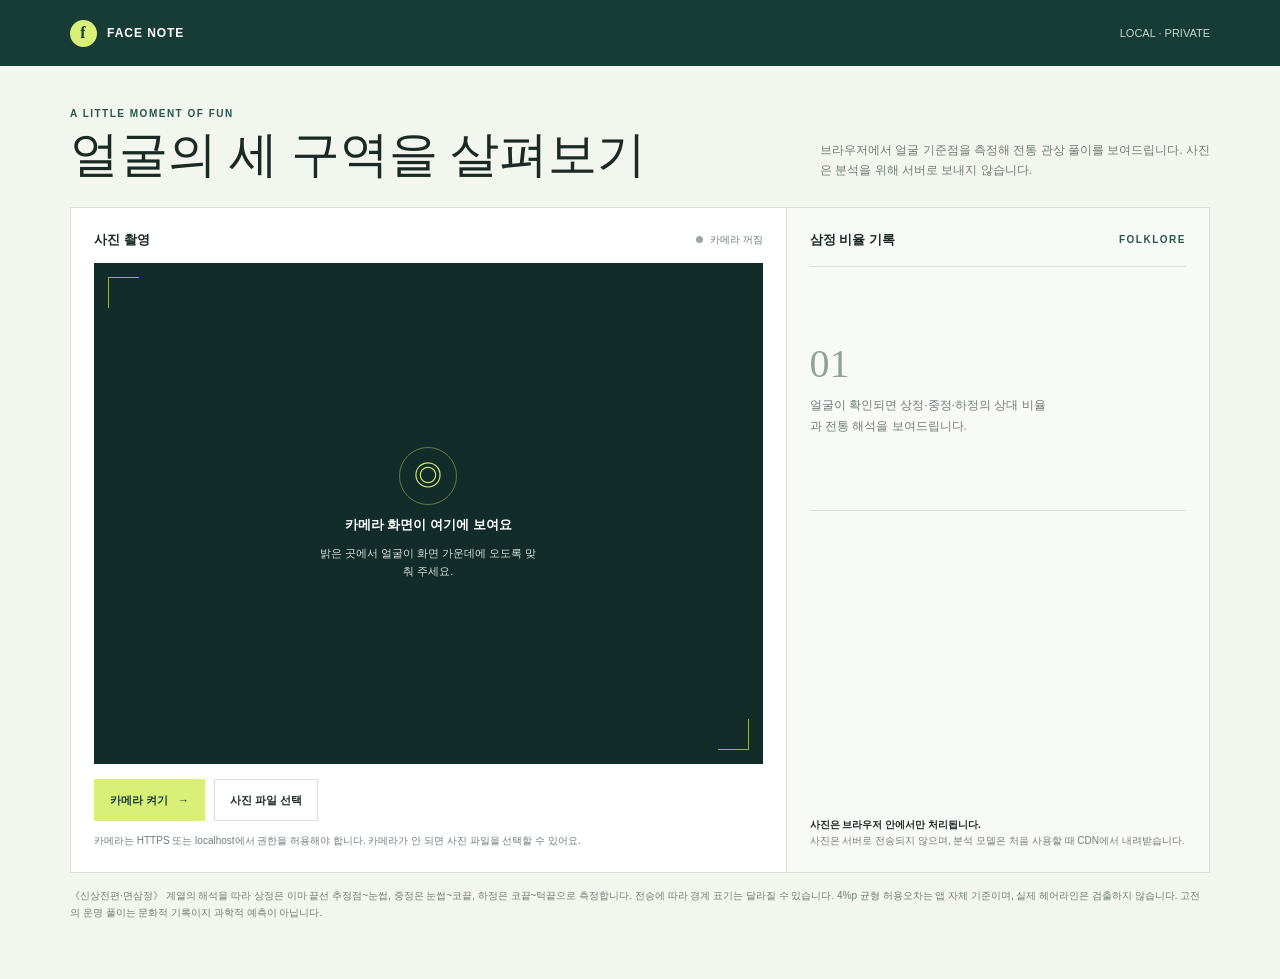
<file: face/index.html>
<!doctype html>
<html lang="ko">
<head>
	<meta charset="utf-8">
	<meta name="viewport" content="width=device-width, initial-scale=1">
	<meta name="theme-color" content="#173b35">
	<title>FACE NOTE | 오늘의 인상</title>
	<style>
		:root {
			color-scheme: light;
			--pine: #173b35;
			--pine-soft: #28564d;
			--paper: #f3f5ef;
			--white: #fff;
			--ink: #1b2925;
			--muted: #6f7d76;
			--line: #d8e0d8;
			--lime: #d9ef75;
			--coral: #e77d66;
			--serif: Georgia, "Times New Roman", serif;
			--sans: "Aptos", "Malgun Gothic", "맑은 고딕", sans-serif;
		}

		* { box-sizing: border-box; }

		body {
			min-width: 320px;
			margin: 0;
			color: var(--ink);
			background: var(--paper);
			font-family: var(--sans);
		}

		button { font: inherit; }

		.site-header {
			display: flex;
			min-height: 66px;
			align-items: center;
			justify-content: space-between;
			padding: 0 max(28px, calc((100vw - 1140px) / 2));
			color: #fff;
			background: var(--pine);
		}

		.wordmark { display: flex; align-items: center; gap: 10px; font-size: 12px; font-weight: 750; letter-spacing: .08em; }
		.wordmark-mark { display: grid; width: 27px; aspect-ratio: 1; place-items: center; border-radius: 50%; color: var(--pine); background: var(--lime); font-family: var(--serif); font-size: 16px; }
		.local-label { color: #c6d4cb; font-size: 11px; }

		main { width: min(1140px, calc(100% - 48px)); margin: 0 auto; padding: 42px 0 58px; }
		.intro { display: flex; align-items: end; justify-content: space-between; gap: 24px; margin-bottom: 24px; }
		.eyebrow { margin: 0 0 9px; color: var(--pine-soft); font-size: 10px; font-weight: 750; letter-spacing: .15em; }
		h1 { margin: 0; font-family: var(--serif); font-size: clamp(32px, 4.5vw, 49px); font-weight: 400; line-height: 1.12; letter-spacing: 0; }
		.intro-note { max-width: 390px; margin: 0 0 2px; color: var(--muted); font-size: 12px; line-height: 1.7; }

		.workspace { display: grid; grid-template-columns: minmax(0, 1.35fr) minmax(300px, .8fr); border: 1px solid var(--line); background: var(--white); }
		.camera-column { min-width: 0; padding: 23px; }
		.section-head { display: flex; align-items: center; justify-content: space-between; gap: 14px; margin-bottom: 14px; }
		.section-title { margin: 0; font-size: 13px; font-weight: 750; }
		.status { display: inline-flex; align-items: center; gap: 7px; color: var(--muted); font-size: 10px; }
		.status-dot { width: 7px; aspect-ratio: 1; border-radius: 50%; background: #9aa8a0; }
		.status[data-state="live"] .status-dot { background: #51a47d; box-shadow: 0 0 0 3px #51a47d24; }
		.status[data-state="ready"] .status-dot { background: var(--coral); }

		.camera-stage {
			position: relative;
			display: grid;
			min-height: 280px;
			aspect-ratio: 4 / 3;
			overflow: hidden;
			place-items: center;
			background: #122c29;
			color: #fff;
		}

		.camera-stage::before, .camera-stage::after { position: absolute; z-index: 2; width: 30px; height: 30px; border-color: #d9ef75a8; border-style: solid; content: ""; pointer-events: none; }
		.camera-stage::before { top: 14px; left: 14px; border-width: 1px 0 0 1px; }
		.camera-stage::after { right: 14px; bottom: 14px; border-width: 0 1px 1px 0; }
		.stage-placeholder { display: grid; max-width: 270px; justify-items: center; gap: 11px; padding: 24px; color: #d6e0d8; text-align: center; }
		.face-mark { display: grid; width: 58px; aspect-ratio: 1; place-items: center; border: 1px solid #d9ef7566; border-radius: 50%; color: var(--lime); font-family: var(--serif); font-size: 28px; }
		.placeholder-title { margin: 0; color: #fff; font-size: 13px; font-weight: 700; }
		.placeholder-copy { margin: 0; font-size: 11px; line-height: 1.6; }
		#camera-video, #photo-preview { display: none; width: 100%; height: 100%; max-height: 530px; object-fit: contain; }
		.camera-stage.is-live #camera-video, .camera-stage.has-photo #photo-preview { display: block; }
		.camera-stage.is-live .stage-placeholder, .camera-stage.has-photo .stage-placeholder { display: none; }
		#camera-video { transform: scaleX(-1); }

		.camera-controls { display: flex; flex-wrap: wrap; align-items: center; gap: 9px; padding-top: 15px; }
		.button { display: inline-flex; min-height: 42px; align-items: center; justify-content: center; gap: 10px; padding: 0 15px; border: 1px solid transparent; cursor: pointer; font-size: 11px; font-weight: 700; transition: background-color 150ms ease, border-color 150ms ease, transform 150ms ease; }
		.button:hover:not(:disabled) { transform: translateY(-1px); }
		.button:disabled { cursor: not-allowed; opacity: .45; }
		.button-primary { color: var(--pine); background: var(--lime); }
		.button-primary:hover:not(:disabled) { background: #cbe45f; }
		.button-dark { color: #fff; background: var(--pine); }
		.button-dark:hover:not(:disabled) { background: var(--pine-soft); }
		.button-light { border-color: var(--line); color: var(--ink); background: #fff; }
		.button-light:hover:not(:disabled) { border-color: var(--pine); }
		.button[hidden] { display: none; }
		.file-picker { position: relative; overflow: hidden; }
		.file-picker input { position: absolute; inset: 0; width: 100%; height: 100%; cursor: pointer; opacity: 0; }
		.camera-help { margin: 12px 0 0; color: var(--muted); font-size: 10px; line-height: 1.6; }

		.result-column { display: flex; min-width: 0; flex-direction: column; padding: 23px; border-left: 1px solid var(--line); background: #f8faf6; }
		.result-column .section-head { margin-bottom: 17px; }
		.result-content { display: grid; flex: 1; align-content: start; gap: 13px; }
		.empty-state { display: grid; min-height: 245px; align-content: center; justify-items: start; border-top: 1px solid var(--line); border-bottom: 1px solid var(--line); }
		.empty-index { color: #90a198; font-family: var(--serif); font-size: 40px; }
		.empty-copy { max-width: 245px; margin: 8px 0 0; color: var(--muted); font-size: 12px; line-height: 1.7; }
		.result-card { display: none; gap: 13px; padding: 19px; background: #fff; border: 1px solid var(--line); }
		.result-card.visible { display: grid; animation: appear 280ms ease both; }
		.result-tag { margin: 0; color: var(--pine-soft); font-size: 10px; font-weight: 750; letter-spacing: .1em; }
		.face-shape { margin: 0; color: var(--pine); font-family: var(--serif); font-size: 20px; font-weight: 400; line-height: 1.45; }
		.traditional-note { margin: 0; padding: 13px 14px; border-left: 3px solid var(--lime); color: var(--ink); background: #f5f7ef; font-size: 13px; line-height: 1.8; }
		.measurement-details { border-top: 1px solid var(--line); border-bottom: 1px solid var(--line); }
		.measurement-details summary { padding: 11px 0; color: var(--pine-soft); cursor: pointer; font-size: 11px; font-weight: 700; }
		.measurements { display: grid; gap: 13px; padding: 2px 0 13px; }
		.measurement { display: grid; gap: 6px; }
		.measurement-topline { display: flex; justify-content: space-between; gap: 10px; font-size: 11px; }
		.measurement-name { font-weight: 750; }
		.measurement-ratio { color: var(--pine-soft); font-variant-numeric: tabular-nums; }
		.measurement-track { height: 5px; overflow: hidden; background: #e8eee7; }
		.measurement-fill { height: 100%; background: var(--pine-soft); transition: width 220ms ease; }
		.measurement-note { margin: 0; color: var(--muted); font-size: 10px; line-height: 1.5; }
		.result-disclaimer { margin: 0; padding-top: 11px; border-top: 1px solid var(--line); color: var(--muted); font-size: 10px; line-height: 1.65; }
		.error-message { display: none; margin: 0; padding: 11px 12px; border-left: 2px solid var(--coral); color: #8b4538; background: #fff2ed; font-size: 11px; line-height: 1.6; }
		.error-message.visible { display: block; }
		.privacy-note { margin: auto 0 0; padding-top: 20px; color: var(--muted); font-size: 10px; line-height: 1.6; }
		.privacy-note strong { color: var(--ink); }
		.disclaimer { margin: 15px 0 0; color: var(--muted); font-size: 10px; line-height: 1.65; }
		.visually-hidden { position: absolute; width: 1px; height: 1px; padding: 0; margin: -1px; overflow: hidden; clip: rect(0, 0, 0, 0); white-space: nowrap; border: 0; }

		@keyframes appear { from { opacity: 0; transform: translateY(5px); } to { opacity: 1; transform: translateY(0); } }

		@media (max-width: 760px) {
			.site-header { min-height: 58px; padding: 0 16px; }
			main { width: min(100% - 28px, 560px); padding: 28px 0 40px; }
			.intro { align-items: flex-start; flex-direction: column; gap: 11px; margin-bottom: 18px; }
			.intro-note { max-width: 480px; }
			.workspace { grid-template-columns: 1fr; }
			.camera-column, .result-column { padding: 17px; }
			.camera-stage { min-height: 230px; }
			.result-column { border-top: 1px solid var(--line); border-left: 0; }
			.empty-state { min-height: 160px; }
			.privacy-note { margin-top: 20px; }
		}

		@media (max-width: 420px) {
			.camera-controls { display: grid; grid-template-columns: 1fr 1fr; }
			.camera-controls .button { padding: 0 10px; }
			.file-picker { grid-column: 1 / -1; }
		}

		@media (prefers-reduced-motion: reduce) {
			*, *::before, *::after { scroll-behavior: auto !important; animation-duration: .01ms !important; transition-duration: .01ms !important; }
		}
	</style>
</head>
<body>
	<header class="site-header">
		<div class="wordmark"><span class="wordmark-mark" aria-hidden="true">f</span><span>FACE NOTE</span></div>
		<span class="local-label">LOCAL · PRIVATE</span>
	</header>

	<main>
		<section class="intro" aria-labelledby="page-title">
			<div>
				<p class="eyebrow">A LITTLE MOMENT OF FUN</p>
				<h1 id="page-title">얼굴의 세 구역을 살펴보기</h1>
			</div>
			<p class="intro-note">브라우저에서 얼굴 기준점을 측정해 전통 관상 풀이를 보여드립니다. 사진은 분석을 위해 서버로 보내지 않습니다.</p>
		</section>

		<section class="workspace" aria-label="얼굴 비율 분석">
			<div class="camera-column">
				<div class="section-head">
					<h2 class="section-title">사진 촬영</h2>
					<span class="status" id="camera-status" data-state="off"><span class="status-dot" aria-hidden="true"></span><span id="status-text">카메라 꺼짐</span></span>
				</div>
				<div class="camera-stage" id="camera-stage">
					<div class="stage-placeholder">
						<span class="face-mark" aria-hidden="true">◎</span>
						<p class="placeholder-title">카메라 화면이 여기에 보여요</p>
						<p class="placeholder-copy">밝은 곳에서 얼굴이 화면 가운데에 오도록 맞춰 주세요.</p>
					</div>
					<video id="camera-video" autoplay muted playsinline></video>
					<img id="photo-preview" alt="촬영한 사진 미리보기">
					<canvas id="photo-canvas" class="visually-hidden"></canvas>
				</div>
				<div class="camera-controls">
					<button class="button button-primary" id="start-camera" type="button">카메라 켜기 <span aria-hidden="true">→</span></button>
					<button class="button button-primary" id="capture-photo" type="button" hidden>사진 찍기 <span aria-hidden="true">◎</span></button>
					<button class="button button-dark" id="analyze-photo" type="button" hidden>관상 카드 보기 <span aria-hidden="true">↗</span></button>
					<button class="button button-light" id="retake-photo" type="button" hidden>다시 촬영</button>
					<label class="button button-light file-picker" id="file-picker">사진 파일 선택<input id="photo-file" type="file" accept="image/jpeg,image/png,image/webp" aria-label="사진 파일 선택"></label>
				</div>
				<p class="camera-help">카메라는 HTTPS 또는 localhost에서 권한을 허용해야 합니다. 카메라가 안 되면 사진 파일을 선택할 수 있어요.</p>
			</div>

			<aside class="result-column" aria-labelledby="result-heading">
				<div class="section-head">
					<h2 class="section-title" id="result-heading">삼정 비율 기록</h2>
					<span class="eyebrow" style="margin:0">FOLKLORE</span>
				</div>
				<div class="result-content">
					<div class="empty-state" id="empty-state">
						<span class="empty-index" aria-hidden="true">01</span>
						<p class="empty-copy">얼굴이 확인되면 상정·중정·하정의 상대 비율과 전통 해석을 보여드립니다.</p>
					</div>
					<article class="result-card" id="result-card" aria-live="polite">
						<p class="result-tag" id="analysis-method"></p>
						<h3 class="face-shape" id="result-summary"></h3>
						<p class="traditional-note" id="traditional-note"></p>
						<details class="measurement-details">
							<summary>사진에서 측정한 삼정 비율 보기</summary>
							<div class="measurements" id="measurements"></div>
						</details>
						<p class="result-disclaimer" id="result-disclaimer"></p>
					</article>
					<p class="error-message" id="error-message" role="alert"></p>
				</div>
				<p class="privacy-note"><strong>사진은 브라우저 안에서만 처리됩니다.</strong><br>사진은 서버로 전송되지 않으며, 분석 모델은 처음 사용할 때 CDN에서 내려받습니다.</p>
			</aside>
		</section>

		<p class="disclaimer">《신상전편·면삼정》 계열의 해석을 따라 상정은 이마 끝선 추정점~눈썹, 중정은 눈썹~코끝, 하정은 코끝~턱끝으로 측정합니다. 전승에 따라 경계 표기는 달라질 수 있습니다. 4%p 균형 허용오차는 앱 자체 기준이며, 실제 헤어라인은 검출하지 않습니다. 고전의 운명 풀이는 문화적 기록이지 과학적 예측이 아닙니다.</p>
		<p class="visually-hidden" id="announcer" aria-live="polite"></p>
	</main>

	<script type="module" src="./app.js"></script>
</body>
</html>
</file>
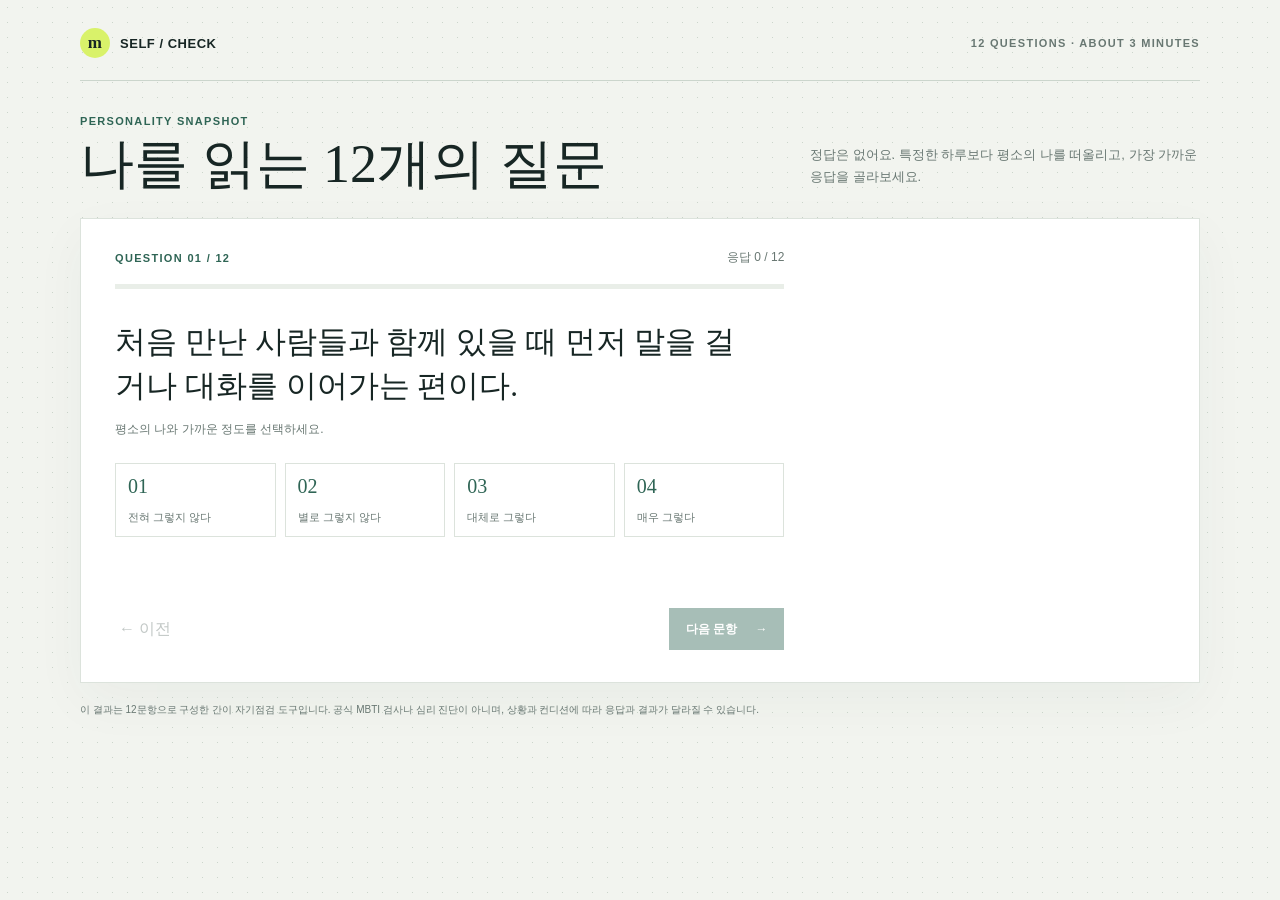
<file: mbti/mbti_dashboard.html>
<!doctype html>
<html lang="ko">
<head>
  <meta charset="utf-8">
  <meta name="viewport" content="width=device-width, initial-scale=1">
  <meta name="theme-color" content="#f2f4ef">
  <title>MBTI 성향 체크 | 12문항</title>
  <style>
    :root {
      color-scheme: light;
      --paper: #f2f4ef;
      --surface: #ffffff;
      --ink: #172624;
      --muted: #687772;
      --line: #dce3dc;
      --green: #2f6555;
      --lime: #d9f26a;
      --coral: #e77560;
      --soft-green: #e8f0e9;
      --serif: Georgia, "Times New Roman", serif;
      --sans: "Aptos", "Malgun Gothic", "맑은 고딕", sans-serif;
    }

    * { box-sizing: border-box; }

    body {
      min-width: 320px;
      margin: 0;
      color: var(--ink);
      background-color: var(--paper);
      background-image: radial-gradient(#cbd5cb 0.65px, transparent 0.65px);
      background-size: 15px 15px;
      font-family: var(--sans);
    }

    button { font: inherit; }

    .shell {
      width: min(1120px, calc(100% - 48px));
      margin: 0 auto;
      padding: 28px 0 56px;
    }

    .topbar {
      display: flex;
      align-items: center;
      justify-content: space-between;
      padding-bottom: 22px;
      border-bottom: 1px solid #cbd5cc;
    }

    .brand {
      display: flex;
      align-items: center;
      gap: 10px;
      font-size: 13px;
      font-weight: 750;
      letter-spacing: .04em;
    }

    .brand-mark {
      display: grid;
      width: 30px;
      aspect-ratio: 1;
      place-items: center;
      border-radius: 50%;
      color: var(--ink);
      background: var(--lime);
      font-family: var(--serif);
      font-size: 17px;
    }

    .top-note, .eyebrow, .axis-label, .question-count {
      font-size: 11px;
      font-weight: 750;
      letter-spacing: .12em;
      text-transform: uppercase;
    }

    .top-note { color: var(--muted); }

    .intro {
      display: flex;
      align-items: end;
      justify-content: space-between;
      gap: 24px;
      padding: 34px 0 27px;
    }

    .eyebrow { margin: 0 0 10px; color: var(--green); }

    h1 {
      margin: 0;
      font-family: var(--serif);
      font-size: clamp(34px, 5vw, 54px);
      font-weight: 400;
      line-height: 1;
      letter-spacing: 0;
    }

    .intro-copy {
      max-width: 390px;
      margin: 0 0 2px;
      color: var(--muted);
      font-size: 13px;
      line-height: 1.75;
    }

    .dashboard {
      display: grid;
      grid-template-columns: minmax(0, 1.55fr) minmax(280px, .8fr);
      border: 1px solid var(--line);
      background: var(--surface);
      box-shadow: 0 18px 50px #28463a0b;
    }

    .test-panel { min-width: 0; padding: 30px 34px 32px; }

    .panel-head {
      display: flex;
      align-items: center;
      justify-content: space-between;
      gap: 16px;
      margin-bottom: 18px;
    }

    .question-count { margin: 0; color: var(--green); }

    .progress-text { color: var(--muted); font-size: 12px; }

    .progress-track {
      height: 5px;
      overflow: hidden;
      background: #e9eee8;
    }

    .progress-fill {
      width: 0;
      height: 100%;
      background: var(--green);
      transition: width 240ms ease;
    }

    .question-area { min-height: 294px; padding-top: 31px; }

    .question-title {
      max-width: 650px;
      margin: 0 0 13px;
      font-family: var(--serif);
      font-size: clamp(23px, 3vw, 31px);
      font-weight: 400;
      line-height: 1.42;
      letter-spacing: 0;
    }

    .question-hint { margin: 0; color: var(--muted); font-size: 12px; }

    .choices {
      display: grid;
      grid-template-columns: repeat(4, minmax(0, 1fr));
      gap: 9px;
      margin-top: 25px;
    }

    .choice {
      position: relative;
      display: flex;
      min-height: 74px;
      flex-direction: column;
      align-items: flex-start;
      justify-content: space-between;
      padding: 11px 12px;
      border: 1px solid var(--line);
      color: var(--ink);
      background: #fff;
      cursor: pointer;
      text-align: left;
      transition: border-color 160ms ease, background-color 160ms ease, transform 160ms ease;
    }

    .choice:hover { transform: translateY(-2px); border-color: var(--green); }
    .choice[aria-pressed="true"] { border-color: var(--green); background: var(--soft-green); }
    .choice-number { color: var(--green); font-family: var(--serif); font-size: 20px; }
    .choice-label { color: var(--muted); font-size: 11px; line-height: 1.35; }

    .question-actions {
      display: flex;
      align-items: center;
      justify-content: space-between;
      gap: 12px;
      margin-top: 25px;
    }

    .text-button, .next-button, .restart-button {
      min-height: 42px;
      border: 0;
      cursor: pointer;
    }

    .text-button { padding: 0 4px; color: var(--muted); background: transparent; }
    .text-button:disabled { cursor: default; opacity: .4; }

    .next-button, .restart-button {
      display: inline-flex;
      align-items: center;
      justify-content: center;
      gap: 18px;
      padding: 0 17px;
      color: #fff;
      background: var(--green);
      font-size: 12px;
      font-weight: 700;
    }

    .next-button:disabled { cursor: not-allowed; opacity: .42; }
    .next-button:not(:disabled):hover, .restart-button:hover { background: #214d40; }

    .score-panel {
      display: none;
      padding: 30px 26px;
      border-left: 1px solid var(--line);
      background: #f8faf7;
    }

    .score-panel.visible { display: block; }

    .score-heading { margin: 0 0 5px; font-size: 14px; font-weight: 750; }
    .score-subtitle { margin: 0; color: var(--muted); font-size: 11px; }
    .axis-list { display: grid; gap: 24px; margin-top: 30px; }
    .axis-topline { display: flex; justify-content: space-between; gap: 12px; margin-bottom: 9px; }
    .axis-label { color: var(--muted); }
    .axis-score { color: var(--ink); font-size: 11px; font-variant-numeric: tabular-nums; }

    .axis-letters { display: flex; justify-content: space-between; margin-bottom: 7px; font-family: var(--serif); font-size: 17px; }
    .axis-track { display: grid; height: 5px; grid-template-columns: 1fr 1fr; gap: 3px; }
    .axis-half { position: relative; overflow: hidden; background: #e1e8e1; }
    .axis-half:last-child { transform: scaleX(-1); }
    .axis-fill { width: 0; height: 100%; background: var(--green); transition: width 220ms ease; }
    .axis-half:last-child .axis-fill { background: var(--coral); }

    .score-note {
      margin: 34px 0 0;
      padding: 12px 13px;
      border-left: 3px solid var(--lime);
      color: var(--muted);
      background: #eef2e8;
      font-size: 11px;
      line-height: 1.65;
    }

    .result-view { display: none; padding-top: 26px; }
    .result-view.visible { display: block; animation: reveal 300ms ease both; }
    .result-kicker { margin: 0 0 8px; color: var(--green); font-size: 11px; font-weight: 750; letter-spacing: .12em; }
    .result-type { margin: 0; color: var(--green); font-family: var(--serif); font-size: clamp(54px, 8vw, 82px); font-weight: 400; line-height: 1; }
    .result-summary { margin: 13px 0 24px; color: var(--muted); font-size: 13px; line-height: 1.7; }
    .result-axes { display: grid; gap: 11px; margin-bottom: 24px; }
    .result-axis { display: grid; grid-template-columns: 34px 1fr auto; align-items: center; gap: 11px; padding: 11px 12px; background: #f5f7f3; }
    .result-letter { color: var(--green); font-family: var(--serif); font-size: 22px; }
    .result-axis-name { font-size: 12px; font-weight: 700; }
    .result-axis-detail { color: var(--muted); font-size: 10px; }
    .result-explanations { display: grid; gap: 0; margin-top: 23px; border-top: 1px solid var(--line); }
    .explanation { padding: 13px 0; border-bottom: 1px solid var(--line); }
    .explanation p { margin: 0; font-size: 11px; line-height: 1.65; }
    .explanation .explanation-meta { margin-bottom: 4px; color: var(--green); font-size: 10px; font-weight: 700; }
    .result-actions { display: flex; justify-content: flex-end; margin-top: 20px; }
    .disclaimer { max-width: 790px; margin: 18px 0 0; color: var(--muted); font-size: 10px; line-height: 1.7; }
    .visually-hidden { position: absolute; width: 1px; height: 1px; padding: 0; margin: -1px; overflow: hidden; clip: rect(0, 0, 0, 0); white-space: nowrap; border: 0; }

    @keyframes reveal { from { opacity: 0; transform: translateY(6px); } to { opacity: 1; transform: translateY(0); } }

    @media (max-width: 760px) {
      .shell { width: min(100% - 28px, 560px); padding-top: 16px; }
      .intro { align-items: flex-start; flex-direction: column; gap: 13px; padding: 27px 0 21px; }
      .intro-copy { max-width: 500px; }
      .dashboard { grid-template-columns: 1fr; }
      .test-panel { padding: 24px 20px 23px; }
      .question-area { min-height: 0; padding-top: 25px; }
      .choices { grid-template-columns: repeat(2, minmax(0, 1fr)); gap: 8px; margin-top: 20px; }
      .choice { min-height: 66px; }
      .score-panel { padding: 22px 20px; border-top: 1px solid var(--line); border-left: 0; }
      .axis-list { grid-template-columns: repeat(2, minmax(0, 1fr)); gap: 20px 16px; margin-top: 22px; }
      .score-note { margin-top: 22px; }
    }

    @media (prefers-reduced-motion: reduce) {
      *, *::before, *::after { scroll-behavior: auto !important; animation-duration: .01ms !important; transition-duration: .01ms !important; }
    }
  </style>
</head>
<body>
  <main class="shell">
    <header class="topbar">
      <div class="brand"><span class="brand-mark" aria-hidden="true">m</span><span>SELF / CHECK</span></div>
      <span class="top-note">12 questions · about 3 minutes</span>
    </header>

    <section class="intro" aria-labelledby="page-title">
      <div>
        <p class="eyebrow">PERSONALITY SNAPSHOT</p>
        <h1 id="page-title">나를 읽는 12개의 질문</h1>
      </div>
      <p class="intro-copy">정답은 없어요. 특정한 하루보다 평소의 나를 떠올리고, 가장 가까운 응답을 골라보세요.</p>
    </section>

    <section class="dashboard" aria-label="간이 MBTI 성향 검사">
      <div class="test-panel">
        <div class="panel-head">
          <p class="question-count" id="question-count">QUESTION 01 / 12</p>
          <span class="progress-text" id="progress-text">응답 0 / 12</span>
        </div>
        <div class="progress-track" role="progressbar" aria-label="검사 진행률" aria-valuemin="0" aria-valuemax="12" aria-valuenow="0">
          <div class="progress-fill" id="progress-fill"></div>
        </div>

        <div id="question-view">
          <div class="question-area" aria-live="polite">
            <h2 class="question-title" id="question-title"></h2>
            <p class="question-hint">평소의 나와 가까운 정도를 선택하세요.</p>
            <div class="choices" id="choices" role="group" aria-label="응답 선택"></div>
          </div>
          <div class="question-actions">
            <button class="text-button" id="previous-button" type="button">← 이전</button>
            <button class="next-button" id="next-button" type="button" disabled><span>다음 문항</span><span aria-hidden="true">→</span></button>
          </div>
        </div>

        <section class="result-view" id="result-view" aria-live="polite" aria-labelledby="result-type">
          <p class="result-kicker">YOUR PERSONALITY SNAPSHOT</p>
          <h2 class="result-type" id="result-type"></h2>
          <p class="result-summary" id="result-summary"></p>
          <div class="result-axes" id="result-axes"></div>
          <p class="eyebrow">QUESTION NOTES</p>
          <div class="result-explanations" id="result-explanations"></div>
          <div class="result-actions"><button class="restart-button" id="restart-button" type="button">다시 검사하기 <span aria-hidden="true">↻</span></button></div>
        </section>
      </div>

      <aside class="score-panel" aria-labelledby="score-heading">
        <h2 class="score-heading" id="score-heading">성향 밸런스</h2>
        <p class="score-subtitle">답변에 따라 축별 점수가 쌓입니다.</p>
        <div class="axis-list" id="axis-list"></div>
        <p class="score-note">각 축은 3개 문항으로 구성돼요. 점수 차이가 작다면 두 성향이 비슷할 수 있습니다.</p>
      </aside>
    </section>

    <p class="disclaimer">이 결과는 12문항으로 구성한 간이 자기점검 도구입니다. 공식 MBTI 검사나 심리 진단이 아니며, 상황과 컨디션에 따라 응답과 결과가 달라질 수 있습니다.</p>
    <p class="visually-hidden" id="announcer" aria-live="polite"></p>
  </main>

  <script>
    const questions = [
      { axis: "EI", text: "처음 만난 사람들과 함께 있을 때 먼저 말을 걸거나 대화를 이어가는 편이다.", explanation: "낯선 모임에서 먼저 교류하는 편인지, 관찰하며 익숙해진 뒤 대화하는 편인지 살펴봅니다." },
      { axis: "SN", text: "설명이나 계획을 들을 때 큰 그림보다 구체적인 사실과 실제 사례가 먼저 궁금하다.", explanation: "관찰 가능한 세부 정보와 경험을 먼저 보는 경향(S)인지, 전체적인 의미와 가능성을 먼저 보는 경향(N)인지 살펴봅니다." },
      { axis: "TF", text: "의견이 다를 때 개인적인 호감보다 공정한 기준과 논리적 일관성을 우선해 판단하는 편이다.", explanation: "판단할 때 원칙과 논리를 중시하는 경향(T)인지, 사람과 상황에 미치는 영향을 중시하는 경향(F)인지 살펴봅니다." },
      { axis: "JP", text: "일정이 정해지면 미리 계획을 세우고, 진행 상황과 완료 여부를 확인하는 편이다.", explanation: "계획과 구조를 미리 정해 두는 경향(J)인지, 진행하면서 유연하게 조정하는 경향(P)인지 살펴봅니다." },
      { axis: "EI", text: "생각을 정리할 때 혼자 오래 생각하기보다 다른 사람과 이야기하며 정리하는 편이다.", explanation: "대화와 상호작용을 통해 생각을 정리하는 경향(E)인지, 혼자 숙고한 뒤 생각을 나누는 경향(I)인지 살펴봅니다." },
      { axis: "SN", text: "새로운 일을 배울 때 추상적인 원리보다 구체적인 절차를 직접 해보는 것이 더 편하다.", explanation: "실제 사례와 단계별 경험을 통해 배우는 경향(S)인지, 먼저 개념과 원리를 이해하려는 경향(N)인지 살펴봅니다." },
      { axis: "TF", text: "갈등 상황에서는 당사자들의 감정보다 원칙과 공정성을 먼저 따져보는 편이다.", explanation: "갈등을 다룰 때 일관된 기준을 우선하는 경향(T)인지, 관계와 사람들의 감정을 우선 고려하는 경향(F)인지 살펴봅니다." },
      { axis: "JP", text: "마감 직전에 서두르기보다 미리 준비를 끝내고 여유를 두는 것이 마음 편하다.", explanation: "일을 일찍 정리하고 마무리하려는 경향(J)인지, 마감까지 선택지를 열어 두고 유연하게 진행하는 경향(P)인지 살펴봅니다." },
      { axis: "EI", text: "모임에서는 소수와 오래 대화하기보다 여러 사람과 폭넓게 이야기하는 것이 편하다.", explanation: "여러 사람과 활발히 교류하는 경향(E)인지, 소수와 깊이 이야기하거나 혼자 쉬는 시간을 선호하는 경향(I)인지 살펴봅니다." },
      { axis: "SN", text: "무언가를 판단할 때 지금 확인할 수 있는 정보와 과거의 경험을 주된 근거로 삼는 편이다.", explanation: "검증 가능한 사실과 경험을 중시하는 경향(S)인지, 정보 사이의 패턴이나 앞으로의 가능성도 함께 보는 경향(N)인지 살펴봅니다." },
      { axis: "TF", text: "누군가에게 피드백을 줄 때 기분을 맞추기보다 정확하고 구체적인 개선점을 먼저 말하는 편이다.", explanation: "정확한 기준과 개선점을 직접 말하는 경향(T)인지, 상대가 받아들일 방식과 관계에 미치는 영향을 먼저 고려하는 경향(F)인지 살펴봅니다." },
      { axis: "JP", text: "여행이나 주말 일정은 현장에서 정하기보다 큰 틀과 순서를 미리 정해 두는 편이다.", explanation: "일정과 순서를 계획하는 경향(J)인지, 현장에서 선택할 수 있도록 여지를 두는 경향(P)인지 살펴봅니다." }
    ];

    const axes = {
      EI: { first: "E", second: "I", label: "에너지와 교류" },
      SN: { first: "S", second: "N", label: "정보를 받아들이는 방식" },
      TF: { first: "T", second: "F", label: "판단과 의사결정" },
      JP: { first: "J", second: "P", label: "계획과 진행 방식" }
    };

    const meanings = {
      E: "외향: 사람들과 교류하고 바깥 활동에 참여하며 에너지를 얻는 경향",
      I: "내향: 혼자 또는 소수와 생각을 정리하는 시간에서 에너지를 얻는 경향",
      S: "감각: 구체적인 사실, 현재의 경험, 실제적인 정보를 중시하는 경향",
      N: "직관: 패턴, 의미, 새로운 가능성과 큰 그림을 중시하는 경향",
      T: "사고: 논리, 원칙, 일관된 기준을 중심으로 판단하는 경향",
      F: "감정: 사람들의 가치, 관계, 결정이 미치는 영향을 중심으로 판단하는 경향",
      J: "판단: 계획과 구조를 세우고 일을 정리해 마무리하는 것을 선호하는 경향",
      P: "인식: 선택지를 열어 두고 상황에 맞춰 유연하게 조정하는 것을 선호하는 경향"
    };

    const answerLabels = ["전혀 그렇지 않다", "별로 그렇지 않다", "대체로 그렇다", "매우 그렇다"];
    const answers = Array(questions.length).fill(null);
    let currentIndex = 0;

    const questionTitle = document.querySelector("#question-title");
    const choices = document.querySelector("#choices");
    const nextButton = document.querySelector("#next-button");
    const previousButton = document.querySelector("#previous-button");
    const progressFill = document.querySelector("#progress-fill");
    const progressTrack = document.querySelector(".progress-track");
    const questionView = document.querySelector("#question-view");
    const resultView = document.querySelector("#result-view");

    function calculateScores() {
      const scores = Object.fromEntries(Object.values(axes).flatMap(({ first, second }) => [[first, 0], [second, 0]]));
      questions.forEach((question, index) => {
        const answer = answers[index];
        if (answer === null) return;
        const { first, second } = axes[question.axis];
        scores[first] += answer;
        scores[second] += 5 - answer;
      });
      return scores;
    }

    function renderAxes() {
      const scores = calculateScores();
      document.querySelector("#axis-list").innerHTML = Object.entries(axes).map(([key, axis]) => {
        const firstScore = scores[axis.first];
        const secondScore = scores[axis.second];
        return `<div class="axis-row" aria-label="${axis.first} ${firstScore}점, ${axis.second} ${secondScore}점">
          <div class="axis-topline"><span class="axis-label">${axis.label}</span><span class="axis-score">${firstScore} : ${secondScore}</span></div>
          <div class="axis-letters"><span>${axis.first}</span><span>${axis.second}</span></div>
          <div class="axis-track" aria-hidden="true"><div class="axis-half"><div class="axis-fill" style="width:${firstScore / 12 * 100}%"></div></div><div class="axis-half"><div class="axis-fill" style="width:${secondScore / 12 * 100}%"></div></div></div>
        </div>`;
      }).join("");
    }

    function renderQuestion() {
      const question = questions[currentIndex];
      const answer = answers[currentIndex];
      questionTitle.textContent = question.text;
      document.querySelector("#question-count").textContent = `QUESTION ${String(currentIndex + 1).padStart(2, "0")} / ${questions.length}`;
      document.querySelector("#progress-text").textContent = `응답 ${answers.filter((value) => value !== null).length} / ${questions.length}`;
      progressFill.style.width = `${answers.filter((value) => value !== null).length / questions.length * 100}%`;
      progressTrack.setAttribute("aria-valuenow", String(answers.filter((value) => value !== null).length));
      choices.innerHTML = answerLabels.map((label, index) => `<button class="choice" type="button" aria-pressed="${answer === index + 1}" data-value="${index + 1}"><span class="choice-number">0${index + 1}</span><span class="choice-label">${label}</span></button>`).join("");
      choices.querySelectorAll(".choice").forEach((button) => button.addEventListener("click", () => {
        answers[currentIndex] = Number(button.dataset.value);
        renderQuestion();
        nextButton.focus();
      }));
      previousButton.disabled = currentIndex === 0;
      nextButton.disabled = answer === null;
      nextButton.querySelector("span").textContent = currentIndex === questions.length - 1 ? "결과 보기" : "다음 문항";
    }

    function showResult() {
      const scores = calculateScores();
      const result = Object.values(axes).map(({ first, second }) => scores[first] > scores[second] ? first : second).join("");
      renderAxes();
      document.querySelector(".score-panel").classList.add("visible");
      document.querySelector("#result-type").textContent = result;
      document.querySelector("#result-summary").textContent = [...result].map((letter) => meanings[letter]).join(". ") + ".";
      document.querySelector("#result-axes").innerHTML = Object.entries(axes).map(([key, axis], index) => {
        const selected = result[index];
        const opposite = selected === axis.first ? axis.second : axis.first;
        return `<div class="result-axis"><span class="result-letter">${selected}</span><div><div class="result-axis-name">${axis.label}</div><div class="result-axis-detail">${scores[selected]}점 · ${opposite} ${scores[opposite]}점</div></div><span aria-hidden="true">↗</span></div>`;
      }).join("");
      document.querySelector("#result-explanations").innerHTML = questions.map((question, index) => {
        const answer = answers[index];
        const leaning = answer >= 3 ? axes[question.axis].first : axes[question.axis].second;
        return `<article class="explanation"><p class="explanation-meta">${String(index + 1).padStart(2, "0")} · ${answer}점 · ${leaning} 쪽</p><p>${question.explanation}</p></article>`;
      }).join("");
      questionView.hidden = true;
      resultView.classList.add("visible");
      document.querySelector("#progress-text").textContent = `완료 ${questions.length} / ${questions.length}`;
      progressFill.style.width = "100%";
      progressTrack.setAttribute("aria-valuenow", String(questions.length));
      document.querySelector("#announcer").textContent = `검사 결과 ${result}입니다.`;
    }

    nextButton.addEventListener("click", () => {
      if (answers[currentIndex] === null) return;
      if (currentIndex === questions.length - 1) {
        showResult();
        return;
      }
      currentIndex += 1;
      renderQuestion();
    });

    previousButton.addEventListener("click", () => {
      if (currentIndex === 0) return;
      currentIndex -= 1;
      renderQuestion();
    });

    document.querySelector("#restart-button").addEventListener("click", () => {
      answers.fill(null);
      currentIndex = 0;
      questionView.hidden = false;
      resultView.classList.remove("visible");
      document.querySelector(".score-panel").classList.remove("visible");
      document.querySelector("#axis-list").innerHTML = "";
      renderQuestion();
      questionTitle.focus();
    });

    renderQuestion();
  </script>
</body>
</html>
</file>
